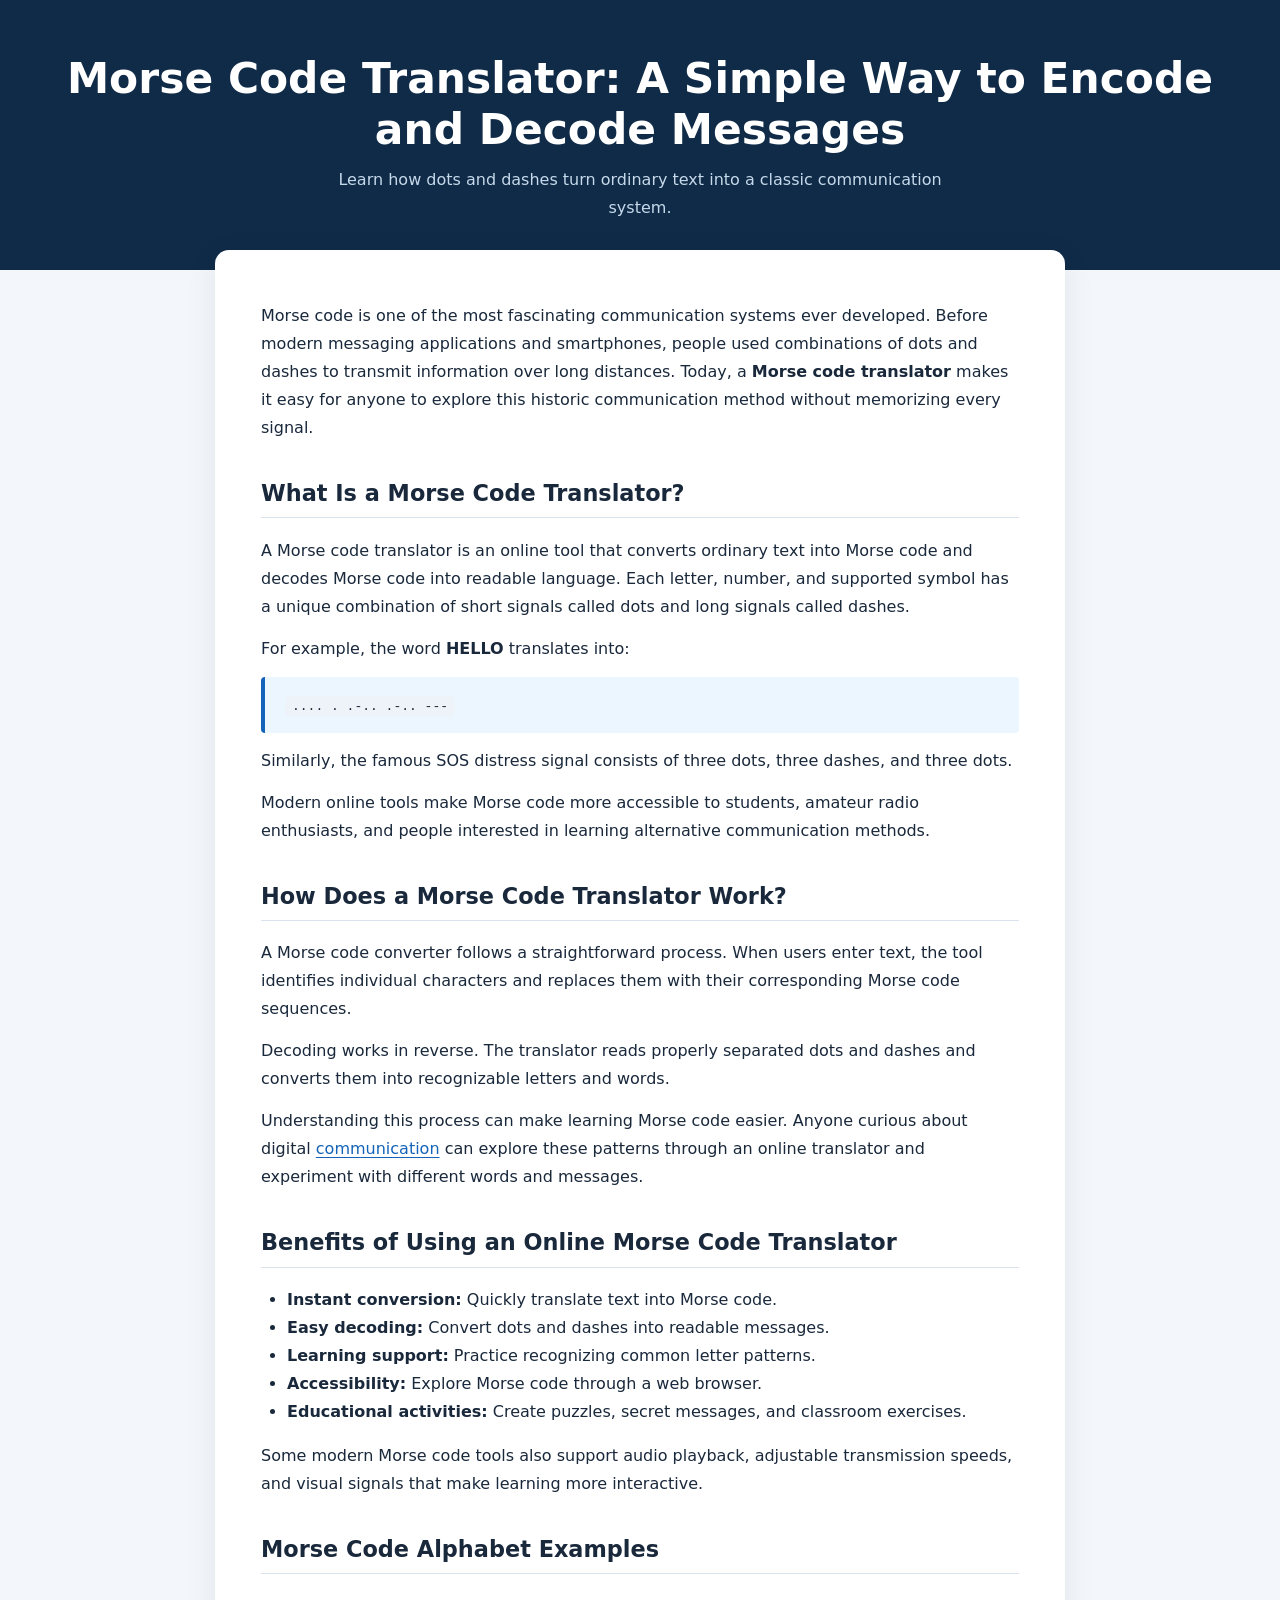
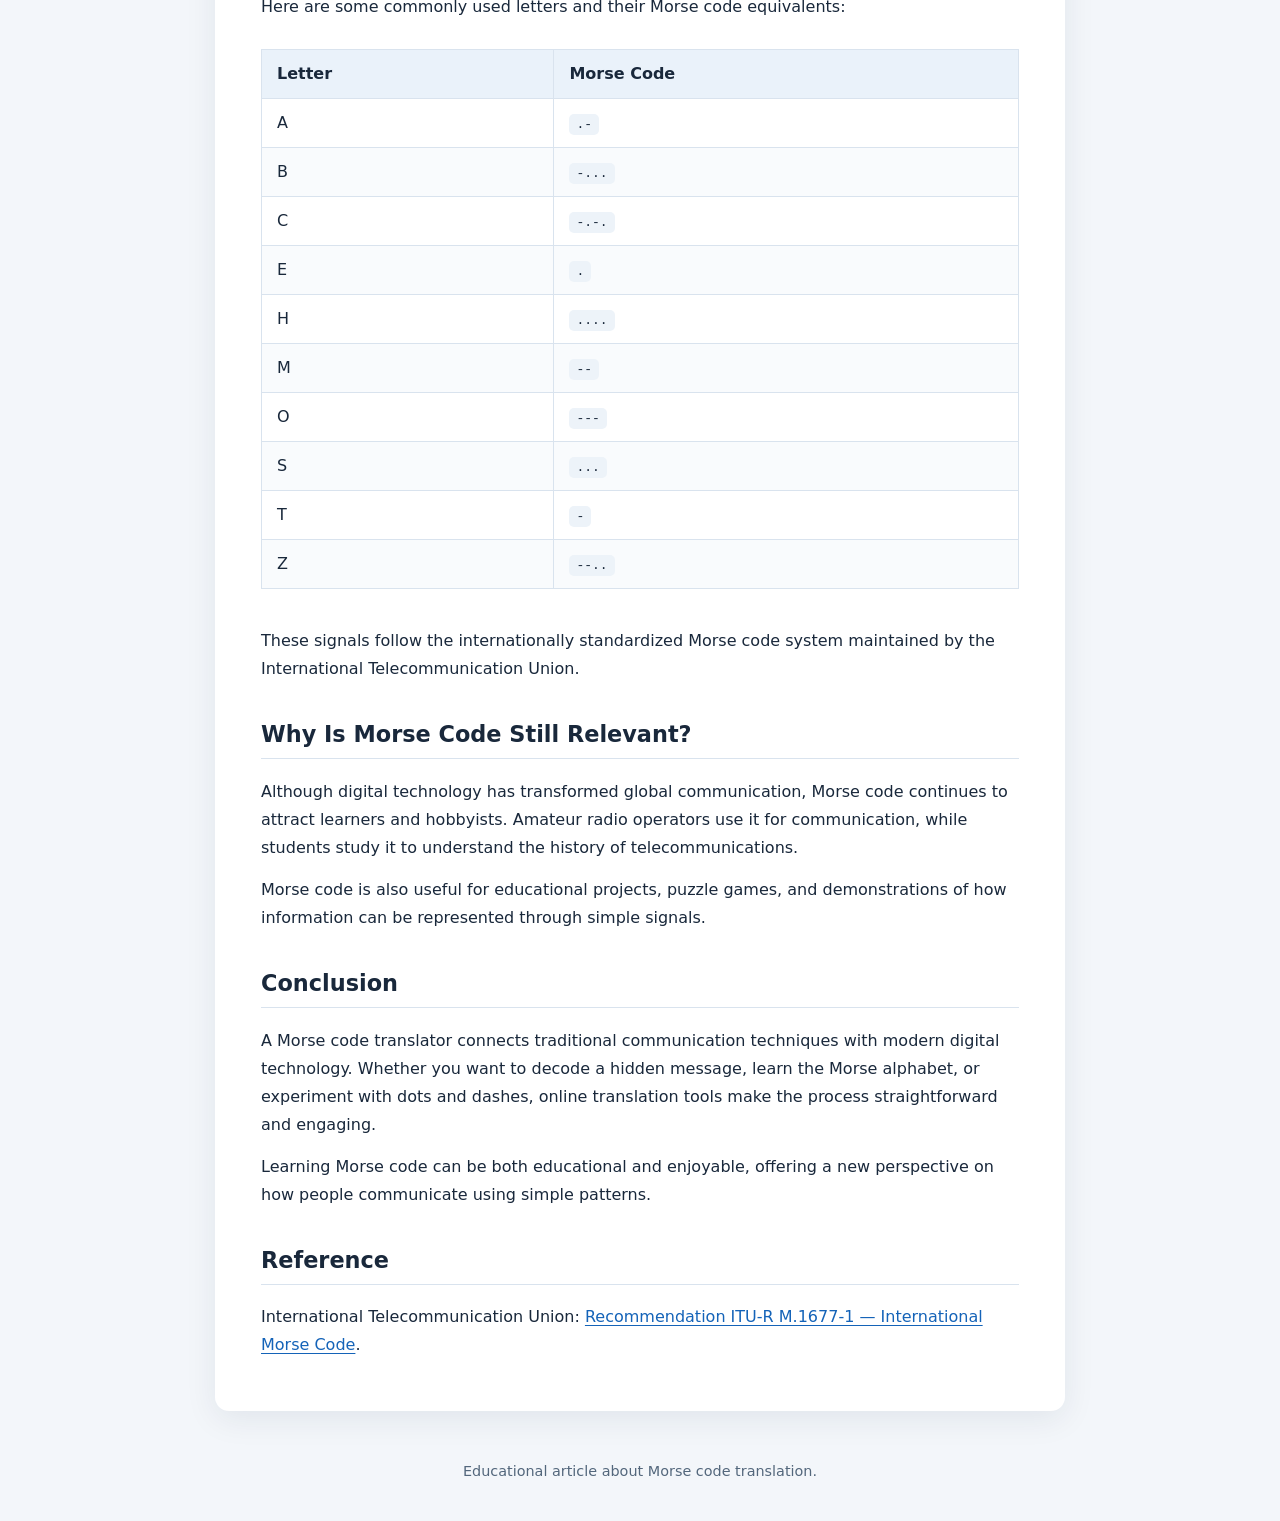
<file: index.html>
<!DOCTYPE html>
<html lang="en">
<head>
  <meta charset="UTF-8">
  <meta name="viewport" content="width=device-width, initial-scale=1">
  <title>Morse Code Translator: Convert Text into Dots and Dashes</title>
  <meta name="description" content="Learn how a Morse code translator converts text into dots and dashes, decodes Morse messages, and helps beginners practice the alphabet.">
  <meta name="robots" content="index, follow">
  <style>
    :root{color-scheme:light;--ink:#19283b;--muted:#53677c;--accent:#1463b8;--bg:#f3f6fa;--border:#d9e3ee}
    *{box-sizing:border-box}body{margin:0;background:var(--bg);font-family:system-ui,-apple-system,Segoe UI,Roboto,Arial,sans-serif;color:var(--ink);line-height:1.75}
    header{background:#102b48;color:#fff;padding:54px 20px 48px;text-align:center}header p{color:#c6d9eb;margin:10px auto 0;max-width:660px}
    main{max-width:850px;margin:-20px auto 48px;padding:38px 46px;background:white;border-radius:14px;box-shadow:0 8px 32px #12294514}
    h1{font-size:clamp(1.9rem,4vw,2.65rem);line-height:1.2;margin:0}h2{font-size:1.4rem;line-height:1.35;margin-top:36px;padding-bottom:9px;border-bottom:1px solid var(--border)}p{margin:14px 0}a{color:var(--accent);text-decoration:underline;text-underline-offset:3px}a:hover{color:#094782}
    code{background:#edf3f9;border-radius:5px;padding:3px 7px;overflow-wrap:anywhere}.table-wrap{overflow-x:auto}table{border-collapse:collapse;width:100%;margin:14px 0 24px}th,td{padding:10px 15px;border:1px solid var(--border);text-align:left}th{background:#eaf2fa}tr:nth-child(even){background:#f9fbfd}
    .sample{background:#ecf6ff;padding:14px 20px;border-left:4px solid var(--accent);border-radius:4px}footer{text-align:center;color:var(--muted);font-size:.9rem;margin:0 16px 36px}ul{padding-left:26px}@media(max-width:650px){main{margin:-14px 12px 36px;padding:24px 20px}header{padding:42px 15px}}
  </style>
</head>
<body>
  <header>
    <h1>Morse Code Translator: A Simple Way to Encode and Decode Messages</h1>
    <p>Learn how dots and dashes turn ordinary text into a classic communication system.</p>
  </header>
  <main>
    <article>
      <p>Morse code is one of the most fascinating communication systems ever developed. Before modern messaging applications and smartphones, people used combinations of dots and dashes to transmit information over long distances. Today, a <strong>Morse code translator</strong> makes it easy for anyone to explore this historic communication method without memorizing every signal.</p>

      <h2>What Is a Morse Code Translator?</h2>
      <p>A Morse code translator is an online tool that converts ordinary text into Morse code and decodes Morse code into readable language. Each letter, number, and supported symbol has a unique combination of short signals called dots and long signals called dashes.</p>
      <p>For example, the word <strong>HELLO</strong> translates into:</p>
      <p class="sample"><code>.... . .-.. .-.. ---</code></p>
      <p>Similarly, the famous SOS distress signal consists of three dots, three dashes, and three dots.</p>
      <p>Modern online tools make Morse code more accessible to students, amateur radio enthusiasts, and people interested in learning alternative communication methods.</p>

      <h2>How Does a Morse Code Translator Work?</h2>
      <p>A Morse code converter follows a straightforward process. When users enter text, the tool identifies individual characters and replaces them with their corresponding Morse code sequences.</p>
      <p>Decoding works in reverse. The translator reads properly separated dots and dashes and converts them into recognizable letters and words.</p>
      <p>Understanding this process can make learning Morse code easier. Anyone curious about digital <a href="https://justmorsecodetranslator.com/">communication</a> can explore these patterns through an online translator and experiment with different words and messages.</p>

      <h2>Benefits of Using an Online Morse Code Translator</h2>
      <ul>
        <li><strong>Instant conversion:</strong> Quickly translate text into Morse code.</li>
        <li><strong>Easy decoding:</strong> Convert dots and dashes into readable messages.</li>
        <li><strong>Learning support:</strong> Practice recognizing common letter patterns.</li>
        <li><strong>Accessibility:</strong> Explore Morse code through a web browser.</li>
        <li><strong>Educational activities:</strong> Create puzzles, secret messages, and classroom exercises.</li>
      </ul>
      <p>Some modern Morse code tools also support audio playback, adjustable transmission speeds, and visual signals that make learning more interactive.</p>

      <h2>Morse Code Alphabet Examples</h2>
      <p>Here are some commonly used letters and their Morse code equivalents:</p>
      <div class="table-wrap"><table>
        <thead><tr><th scope="col">Letter</th><th scope="col">Morse Code</th></tr></thead>
        <tbody>
          <tr><td>A</td><td><code>.-</code></td></tr>
          <tr><td>B</td><td><code>-...</code></td></tr>
          <tr><td>C</td><td><code>-.-.</code></td></tr>
          <tr><td>E</td><td><code>.</code></td></tr>
          <tr><td>H</td><td><code>....</code></td></tr>
          <tr><td>M</td><td><code>--</code></td></tr>
          <tr><td>O</td><td><code>---</code></td></tr>
          <tr><td>S</td><td><code>...</code></td></tr>
          <tr><td>T</td><td><code>-</code></td></tr>
          <tr><td>Z</td><td><code>--..</code></td></tr>
        </tbody>
      </table></div>
      <p>These signals follow the internationally standardized Morse code system maintained by the International Telecommunication Union.</p>

      <h2>Why Is Morse Code Still Relevant?</h2>
      <p>Although digital technology has transformed global communication, Morse code continues to attract learners and hobbyists. Amateur radio operators use it for communication, while students study it to understand the history of telecommunications.</p>
      <p>Morse code is also useful for educational projects, puzzle games, and demonstrations of how information can be represented through simple signals.</p>

      <h2>Conclusion</h2>
      <p>A Morse code translator connects traditional communication techniques with modern digital technology. Whether you want to decode a hidden message, learn the Morse alphabet, or experiment with dots and dashes, online translation tools make the process straightforward and engaging.</p>
      <p>Learning Morse code can be both educational and enjoyable, offering a new perspective on how people communicate using simple patterns.</p>

      <h2>Reference</h2>
      <p>International Telecommunication Union: <a href="https://www.itu.int/rec/R-REC-M.1677-1-200910-I/en">Recommendation ITU-R M.1677-1 — International Morse Code</a>.</p>
    </article>
  </main>
  <footer>Educational article about Morse code translation.</footer>
</body>
</html>
</file>
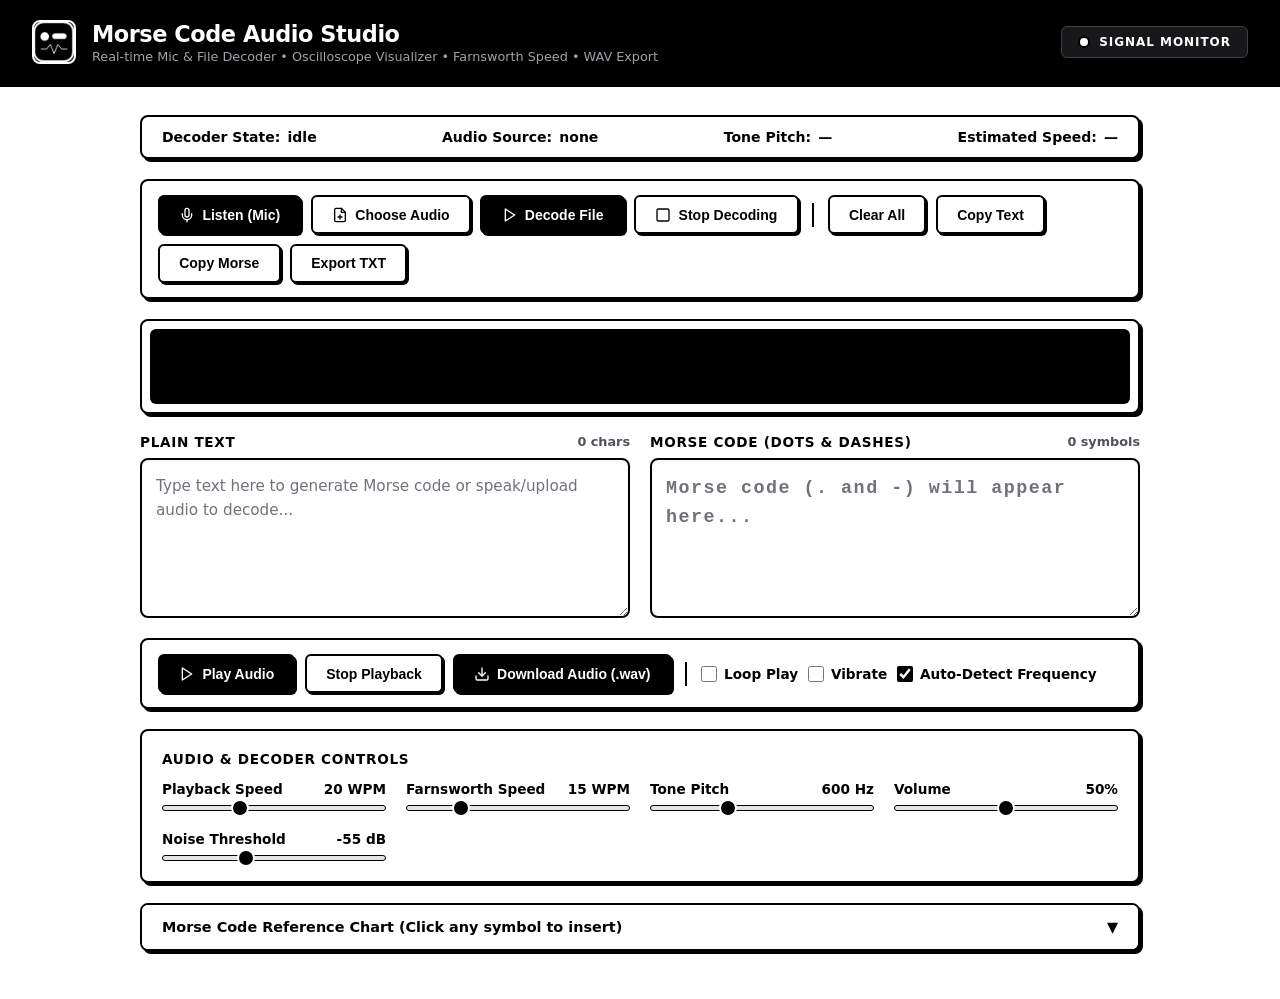
<file: fulltab.html>
<!DOCTYPE html>
<html lang="en">
<head>
  <meta charset="UTF-8">
  <meta name="viewport" content="width=device-width, initial-scale=1.0">
  <title>Morse Audio Studio - Full Screen Decoder & Translator</title>
  <link rel="stylesheet" href="fulltab.css">
  <link rel="icon" type="image/png" href="icons/icon32.png">
</head>
<body>
  <div id="morse-audio-app">
    <!-- Top Navigation Header -->
    <header class="app-topbar">
      <div class="brand">
        <img src="icons/icon48.png" alt="Morse Logo" class="brand-img">
        <div>
          <h1 class="brand-title">Morse Code Audio Studio</h1>
          <p class="brand-sub">Real-time Mic & File Decoder • Oscilloscope Visualizer • Farnsworth Speed • WAV Export</p>
        </div>
      </div>
      <div class="top-status-indicator">
        <span class="signal-light" id="signal-ind"></span>
        <span class="status-live-text">SIGNAL MONITOR</span>
      </div>
    </header>

    <div class="container">
      <!-- Status Bar -->
      <div class="status-bar">
        <div class="status-item">
          <span>Decoder State:</span> <strong id="stat-state">idle</strong>
        </div>
        <div class="status-item">
          <span>Audio Source:</span> <strong id="stat-source">none</strong>
        </div>
        <div class="status-item">
          <span>Tone Pitch:</span> <strong id="stat-pitch">—</strong>
        </div>
        <div class="status-item">
          <span>Estimated Speed:</span> <strong id="stat-wpm">—</strong>
        </div>
      </div>

      <!-- Top Decoder Toolbar -->
      <div class="toolbar">
        <button class="btn-primary" id="btn-listen-mic" title="Decode Morse live from microphone">
          <svg viewBox="0 0 24 24"><path d="M12 2a3 3 0 0 0-3 3v7a3 3 0 0 0 6 0V5a3 3 0 0 0-3-3Z"></path><path d="M19 10v2a7 7 0 0 1-14 0v-2"></path><line x1="12" y1="19" x2="12" y2="22"></line></svg>
          Listen (Mic)
        </button>

        <input type="file" id="file-input" accept="audio/*">
        <button id="btn-choose-audio" title="Select audio file to decode">
          <svg viewBox="0 0 24 24"><path d="M14 2H6a2 2 0 0 0-2 2v16a2 2 0 0 0 2 2h12a2 2 0 0 0 2-2V8z"></path><polyline points="14 2 14 8 20 8"></polyline><line x1="12" y1="18" x2="12" y2="12"></line><line x1="9" y1="15" x2="15" y2="15"></line></svg>
          Choose Audio
        </button>

        <button id="btn-decode-file" class="btn-primary" title="Decode selected audio file">
          <svg viewBox="0 0 24 24"><polygon points="5 3 19 12 5 21 5 3"></polygon></svg>
          Decode File
        </button>

        <button id="btn-stop-decode" title="Stop decoding process">
          <svg viewBox="0 0 24 24"><rect x="3" y="3" width="18" height="18" rx="2" ry="2"></rect></svg>
          Stop Decoding
        </button>

        <div class="toolbar-divider"></div>

        <button id="btn-clear" title="Clear all text fields">Clear All</button>
        <button id="btn-copy-text" title="Copy plain text to clipboard">Copy Text</button>
        <button id="btn-copy-morse" title="Copy morse code to clipboard">Copy Morse</button>
        <button id="btn-export-txt" title="Export as text file">Export TXT</button>
      </div>

      <!-- Oscilloscope Visualizer Card -->
      <div class="visualizer-card">
        <div class="visualizer-container">
          <canvas id="vis-canvas" class="vis-canvas"></canvas>
        </div>
      </div>

      <!-- Text & Morse Code Editor Grid -->
      <div class="grid">
        <div class="input-group">
          <div class="input-header">
            <label class="field-label" for="text-input">Plain Text</label>
            <span id="text-counter" class="counter">0 chars</span>
          </div>
          <textarea id="text-input" placeholder="Type text here to generate Morse code or speak/upload audio to decode..."></textarea>
        </div>

        <div class="input-group">
          <div class="input-header">
            <label class="field-label" for="morse-input">Morse Code (Dots &amp; Dashes)</label>
            <span id="morse-counter" class="counter">0 symbols</span>
          </div>
          <textarea id="morse-input" placeholder="Morse code (. and -) will appear here..."></textarea>
        </div>
      </div>

      <!-- Playback & Download Toolbar -->
      <div class="toolbar">
        <button class="btn-primary" id="btn-play" title="Play Morse audio tone">
          <svg viewBox="0 0 24 24"><polygon points="5 3 19 12 5 21 5 3"></polygon></svg>
          Play Audio
        </button>

        <button id="btn-stop-play" title="Stop audio playback">Stop Playback</button>

        <button id="btn-download-wav" class="btn-primary" title="Generate and download .wav audio">
          <svg viewBox="0 0 24 24"><path d="M21 15v4a2 2 0 0 1-2 2H5a2 2 0 0 1-2-2v-4"></path><polyline points="7 10 12 15 17 10"></polyline><line x1="12" y1="15" x2="12" y2="3"></line></svg>
          Download Audio (.wav)
        </button>

        <div class="toolbar-divider"></div>

        <label class="toggle-label" for="opt-loop">
          <input type="checkbox" id="opt-loop"> Loop Play
        </label>
        <label class="toggle-label" for="opt-vibrate">
          <input type="checkbox" id="opt-vibrate"> Vibrate
        </label>
        <label class="toggle-label" for="opt-autotune">
          <input type="checkbox" id="opt-autotune" checked> Auto-Detect Frequency
        </label>
      </div>

      <!-- Audio & Decoder Settings -->
      <div class="settings-card">
        <div class="settings-section-title">Audio &amp; Decoder Controls</div>
        <div class="settings-grid">
          <div class="slider-group">
            <label for="speed-slider">
              <span>Playback Speed</span>
              <span class="slider-val" id="speed-val">20 WPM</span>
            </label>
            <input type="range" id="speed-slider" min="5" max="50" value="20">
          </div>

          <div class="slider-group">
            <label for="farnsworth-slider">
              <span>Farnsworth Speed</span>
              <span class="slider-val" id="farnsworth-val">15 WPM</span>
            </label>
            <input type="range" id="farnsworth-slider" min="5" max="50" value="15">
          </div>

          <div class="slider-group">
            <label for="pitch-slider">
              <span>Tone Pitch</span>
              <span class="slider-val" id="pitch-val">600 Hz</span>
            </label>
            <input type="range" id="pitch-slider" min="300" max="1200" value="600">
          </div>

          <div class="slider-group">
            <label for="volume-slider">
              <span>Volume</span>
              <span class="slider-val" id="volume-val">50%</span>
            </label>
            <input type="range" id="volume-slider" min="0" max="100" value="50">
          </div>

          <div class="slider-group">
            <label for="threshold-slider">
              <span>Noise Threshold</span>
              <span class="slider-val" id="threshold-val">-55 dB</span>
            </label>
            <input type="range" id="threshold-slider" min="-75" max="-20" value="-55">
          </div>
        </div>
      </div>

      <!-- Morse Code Reference Chart Accordion -->
      <div class="chart-section">
        <div class="chart-header" id="chart-toggle">
          <span>Morse Code Reference Chart (Click any symbol to insert)</span>
          <span id="chart-arrow">▼</span>
        </div>
        <div class="chart-body" id="chart-body">
          <!-- Populated dynamically via JS -->
        </div>
      </div>
    </div>

    <!-- Visual Toast -->
    <div id="toast" class="toast">Action completed</div>
  </div>

  <script src="fulltab.js"></script>
</body>
</html>
</file>
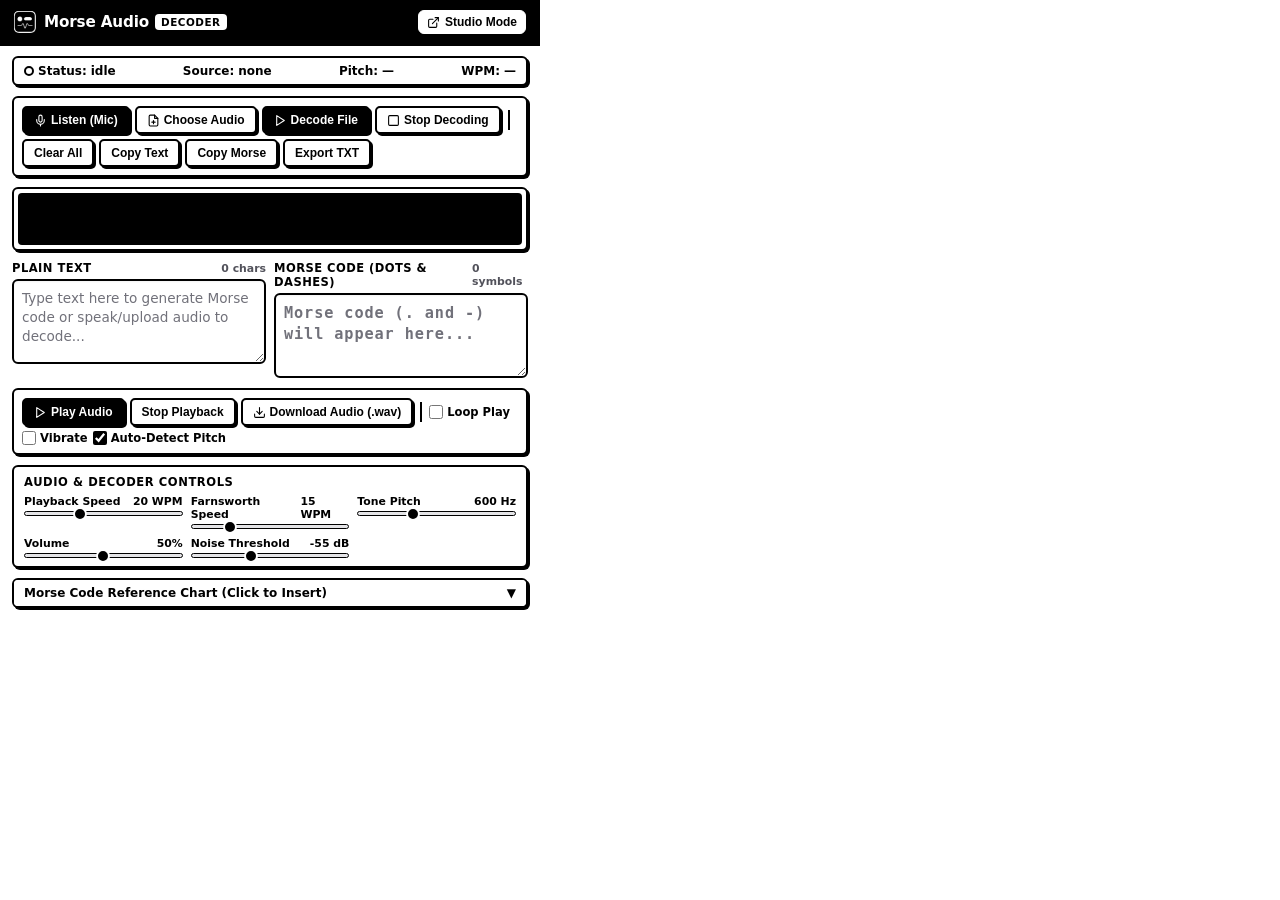
<file: popup.html>
<!DOCTYPE html>
<html lang="en">
<head>
  <meta charset="UTF-8">
  <meta name="viewport" content="width=device-width, initial-scale=1.0">
  <title>Morse Code Audio Decoder</title>
  <link rel="stylesheet" href="popup.css">
</head>
<body>
  <div id="morse-audio-app">
    <!-- Extension Header with Studio Mode Launcher -->
    <header class="app-header">
      <div class="brand">
        <img src="icons/icon32.png" alt="Morse Audio Logo" class="brand-icon">
        <h1 class="brand-title">Morse Audio <span class="badge">Decoder</span></h1>
      </div>
      <div class="header-actions">
        <button id="btn-open-tab" class="icon-btn" title="Open Full Screen Studio" aria-label="Open Full Screen Studio">
          <svg viewBox="0 0 24 24"><path d="M18 13v6a2 2 0 0 1-2 2H5a2 2 0 0 1-2-2V8a2 2 0 0 1 2-2h6"></path><polyline points="15 3 21 3 21 9"></polyline><line x1="10" y1="14" x2="21" y2="3"></line></svg>
          <span>Studio Mode</span>
        </button>
      </div>
    </header>

    <div class="container">
      <!-- Status Bar -->
      <div class="status-bar">
        <div class="status-item">
          <span class="signal-light" id="signal-ind"></span>
          <span>Status:</span> <strong id="stat-state">idle</strong>
        </div>
        <div class="status-item">
          <span>Source:</span> <strong id="stat-source">none</strong>
        </div>
        <div class="status-item">
          <span>Pitch:</span> <strong id="stat-pitch">—</strong>
        </div>
        <div class="status-item">
          <span>WPM:</span> <strong id="stat-wpm">—</strong>
        </div>
      </div>

      <!-- Top Decoder Toolbar -->
      <div class="toolbar">
        <button class="btn-primary" id="btn-listen-mic" title="Decode Morse live from microphone">
          <svg viewBox="0 0 24 24"><path d="M12 2a3 3 0 0 0-3 3v7a3 3 0 0 0 6 0V5a3 3 0 0 0-3-3Z"></path><path d="M19 10v2a7 7 0 0 1-14 0v-2"></path><line x1="12" y1="19" x2="12" y2="22"></line></svg>
          Listen (Mic)
        </button>

        <input type="file" id="file-input" accept="audio/*">
        <button id="btn-choose-audio" title="Select audio file to decode">
          <svg viewBox="0 0 24 24"><path d="M14 2H6a2 2 0 0 0-2 2v16a2 2 0 0 0 2 2h12a2 2 0 0 0 2-2V8z"></path><polyline points="14 2 14 8 20 8"></polyline><line x1="12" y1="18" x2="12" y2="12"></line><line x1="9" y1="15" x2="15" y2="15"></line></svg>
          Choose Audio
        </button>

        <button id="btn-decode-file" class="btn-primary" title="Decode selected audio file">
          <svg viewBox="0 0 24 24"><polygon points="5 3 19 12 5 21 5 3"></polygon></svg>
          Decode File
        </button>

        <button id="btn-stop-decode" title="Stop decoding process">
          <svg viewBox="0 0 24 24"><rect x="3" y="3" width="18" height="18" rx="2" ry="2"></rect></svg>
          Stop Decoding
        </button>

        <div class="toolbar-divider"></div>

        <button id="btn-clear" title="Clear all text fields">Clear All</button>
        <button id="btn-copy-text" title="Copy plain text to clipboard">Copy Text</button>
        <button id="btn-copy-morse" title="Copy morse code to clipboard">Copy Morse</button>
        <button id="btn-export-txt" title="Export as text file">Export TXT</button>
      </div>

      <!-- Oscilloscope Visualizer Card -->
      <div class="visualizer-card">
        <div class="visualizer-container">
          <canvas id="vis-canvas" class="vis-canvas"></canvas>
        </div>
      </div>

      <!-- Text & Morse Code Editor Grid -->
      <div class="grid">
        <div class="input-group">
          <div class="input-header">
            <label class="field-label" for="text-input">Plain Text</label>
            <span id="text-counter" class="counter">0 chars</span>
          </div>
          <textarea id="text-input" placeholder="Type text here to generate Morse code or speak/upload audio to decode..."></textarea>
        </div>

        <div class="input-group">
          <div class="input-header">
            <label class="field-label" for="morse-input">Morse Code (Dots &amp; Dashes)</label>
            <span id="morse-counter" class="counter">0 symbols</span>
          </div>
          <textarea id="morse-input" placeholder="Morse code (. and -) will appear here..."></textarea>
        </div>
      </div>

      <!-- Playback & Download Toolbar -->
      <div class="toolbar">
        <button class="btn-primary" id="btn-play" title="Play Morse audio tone">
          <svg viewBox="0 0 24 24"><polygon points="5 3 19 12 5 21 5 3"></polygon></svg>
          Play Audio
        </button>

        <button id="btn-stop-play" title="Stop audio playback">Stop Playback</button>

        <button id="btn-download-wav" title="Generate and download .wav audio">
          <svg viewBox="0 0 24 24"><path d="M21 15v4a2 2 0 0 1-2 2H5a2 2 0 0 1-2-2v-4"></path><polyline points="7 10 12 15 17 10"></polyline><line x1="12" y1="15" x2="12" y2="3"></line></svg>
          Download Audio (.wav)
        </button>

        <div class="toolbar-divider"></div>

        <label class="toggle-label" for="opt-loop">
          <input type="checkbox" id="opt-loop"> Loop Play
        </label>
        <label class="toggle-label" for="opt-vibrate">
          <input type="checkbox" id="opt-vibrate"> Vibrate
        </label>
        <label class="toggle-label" for="opt-autotune">
          <input type="checkbox" id="opt-autotune" checked> Auto-Detect Pitch
        </label>
      </div>

      <!-- Audio & Decoder Settings -->
      <div class="settings-card">
        <div class="settings-section-title">Audio &amp; Decoder Controls</div>
        <div class="settings-grid">
          <div class="slider-group">
            <label for="speed-slider">
              <span>Playback Speed</span>
              <span class="slider-val" id="speed-val">20 WPM</span>
            </label>
            <input type="range" id="speed-slider" min="5" max="50" value="20">
          </div>

          <div class="slider-group">
            <label for="farnsworth-slider">
              <span>Farnsworth Speed</span>
              <span class="slider-val" id="farnsworth-val">15 WPM</span>
            </label>
            <input type="range" id="farnsworth-slider" min="5" max="50" value="15">
          </div>

          <div class="slider-group">
            <label for="pitch-slider">
              <span>Tone Pitch</span>
              <span class="slider-val" id="pitch-val">600 Hz</span>
            </label>
            <input type="range" id="pitch-slider" min="300" max="1200" value="600">
          </div>

          <div class="slider-group">
            <label for="volume-slider">
              <span>Volume</span>
              <span class="slider-val" id="volume-val">50%</span>
            </label>
            <input type="range" id="volume-slider" min="0" max="100" value="50">
          </div>

          <div class="slider-group">
            <label for="threshold-slider">
              <span>Noise Threshold</span>
              <span class="slider-val" id="threshold-val">-55 dB</span>
            </label>
            <input type="range" id="threshold-slider" min="-75" max="-20" value="-55">
          </div>
        </div>
      </div>

      <!-- Morse Code Reference Chart Accordion -->
      <div class="chart-section">
        <div class="chart-header" id="chart-toggle">
          <span>Morse Code Reference Chart (Click to Insert)</span>
          <span id="chart-arrow">▼</span>
        </div>
        <div class="chart-body" id="chart-body">
          <!-- Populated dynamically via JS -->
        </div>
      </div>
    </div>

    <!-- Visual Toast -->
    <div id="toast" class="toast">Action completed</div>
  </div>

  <script src="popup.js"></script>
</body>
</html>
</file>
<file: fulltab.css>
/* ============================================================
   Morse Code Audio Studio - Full Tab Stylesheet
   High-Contrast Monochrome Desktop Layout
   ============================================================ */

* {
  box-sizing: border-box;
  margin: 0;
  padding: 0;
}

body {
  background-color: #ffffff;
  color: #000000;
  font-family: system-ui, -apple-system, BlinkMacSystemFont, "Segoe UI", sans-serif;
  min-height: 100vh;
  margin: 0;
  padding: 0;
}

#morse-audio-app {
  --bg: #ffffff;
  --surface: #ffffff;
  --surface-hover: #f4f4f5;
  --text-main: #000000;
  --text-muted: #52525b;
  --border: #000000;
  --btn-bg: #ffffff;
  --btn-text: #000000;
  --primary-bg: #000000;
  --primary-text: #ffffff;

  font-family: system-ui, -apple-system, BlinkMacSystemFont, "Segoe UI", sans-serif;
  color: var(--text-main);
  width: 100%;
  display: flex;
  flex-direction: column;
  align-items: center;
}

/* App Topbar */
.app-topbar {
  width: 100%;
  background: #000000;
  color: #ffffff;
  padding: 1.25rem 2rem;
  display: flex;
  justify-content: space-between;
  align-items: center;
  border-bottom: 3px solid #000000;
}

.brand {
  display: flex;
  align-items: center;
  gap: 1rem;
}

.brand-img {
  width: 44px;
  height: 44px;
  border-radius: 8px;
  border: 2px solid #ffffff;
}

.brand-title {
  font-size: 1.4rem;
  font-weight: 800;
  letter-spacing: -0.02em;
  margin: 0;
  color: #ffffff;
}

.brand-sub {
  font-size: 0.8rem;
  color: #a1a1aa;
  margin-top: 2px;
}

.top-status-indicator {
  display: flex;
  align-items: center;
  gap: 0.6rem;
  background: #18181b;
  border: 1px solid #3f3f46;
  padding: 0.5rem 1rem;
  border-radius: 6px;
}

.status-live-text {
  font-size: 0.75rem;
  font-weight: 700;
  letter-spacing: 0.08em;
  color: #ffffff;
}

/* Container */
.container {
  width: 100%;
  max-width: 1040px;
  padding: 1.75rem 1.25rem 3rem;
  display: flex;
  flex-direction: column;
  gap: 1.25rem;
}

/* Status Bar */
.status-bar {
  display: flex;
  flex-wrap: wrap;
  align-items: center;
  justify-content: space-between;
  background: #ffffff;
  border: 2px solid #000000;
  border-radius: 8px;
  padding: 0.75rem 1.25rem;
  font-size: 0.875rem;
  font-weight: 700;
  color: #000000;
  box-shadow: 3px 3px 0px #000000;
  gap: 1rem;
}

.status-item {
  display: flex;
  align-items: center;
  gap: 0.45rem;
}

.signal-light {
  width: 12px;
  height: 12px;
  border-radius: 50%;
  background-color: #ffffff;
  border: 2px solid #000000;
  transition: background-color 0.12s ease;
  display: inline-block;
}

.signal-light.active {
  background-color: #000000;
  box-shadow: 0 0 0 2px #ffffff, 0 0 0 4px #000000;
}

/* Toolbars */
.toolbar {
  display: flex;
  flex-wrap: wrap;
  gap: 0.6rem;
  align-items: center;
  background: #ffffff;
  padding: 0.875rem 1rem;
  border-radius: 8px;
  border: 2px solid #000000;
  box-shadow: 3px 3px 0px #000000;
}

.toolbar-divider {
  width: 2px;
  height: 24px;
  background: #000000;
  margin: 0 0.25rem;
}

/* Buttons */
button {
  display: inline-flex;
  align-items: center;
  justify-content: center;
  gap: 0.45rem;
  padding: 0.6rem 1.2rem;
  font-size: 0.875rem;
  font-weight: 700;
  border: 2px solid #000000;
  border-radius: 6px;
  cursor: pointer;
  background: var(--btn-bg);
  color: var(--btn-text);
  box-shadow: 2px 2px 0px #000000;
  transition: background-color 0.15s, color 0.15s, transform 0.15s, box-shadow 0.15s;
  white-space: nowrap;
}

button:hover {
  background: #000000;
  color: #ffffff;
  transform: translate(-1px, -1px);
  box-shadow: 3px 3px 0px #000000;
}

button:active {
  transform: translate(1px, 1px);
  box-shadow: 1px 1px 0px #000000;
}

button svg {
  width: 16px;
  height: 16px;
  fill: none;
  stroke: currentColor;
  stroke-width: 2;
  stroke-linecap: round;
  stroke-linejoin: round;
}

.btn-primary {
  background: var(--primary-bg);
  color: var(--primary-text);
}

.btn-primary:hover {
  background: #27272a;
  color: #ffffff;
}

input[type="file"] {
  display: none;
}

.toggle-label {
  display: flex;
  align-items: center;
  gap: 0.45rem;
  font-size: 0.85rem;
  font-weight: 700;
  cursor: pointer;
  user-select: none;
  color: #000000;
}

.toggle-label input {
  width: 16px;
  height: 16px;
  accent-color: #000000;
  cursor: pointer;
}

/* Visualizer Card */
.visualizer-card {
  background: #ffffff;
  border: 2px solid #000000;
  border-radius: 8px;
  padding: 0.5rem;
  box-shadow: 3px 3px 0px #000000;
}

.visualizer-container {
  width: 100%;
  height: 75px;
  background: #000000;
  border-radius: 6px;
  overflow: hidden;
  position: relative;
}

canvas.vis-canvas {
  width: 100%;
  height: 100%;
  display: block;
}

/* Grid & Textareas */
.grid {
  display: grid;
  grid-template-columns: 1fr;
  gap: 1.25rem;
  width: 100%;
}

@media (min-width: 768px) {
  .grid {
    grid-template-columns: 1fr 1fr;
  }
}

.input-group {
  display: flex;
  flex-direction: column;
  gap: 0.5rem;
}

.input-header {
  display: flex;
  justify-content: space-between;
  align-items: center;
}

label.field-label {
  font-weight: 800;
  font-size: 0.85rem;
  color: #000000;
  text-transform: uppercase;
  letter-spacing: 0.05em;
}

.counter {
  font-size: 0.8rem;
  color: #52525b;
  font-weight: 600;
}

textarea {
  width: 100%;
  height: 160px;
  background: #ffffff;
  color: #000000;
  border: 2px solid #000000;
  border-radius: 8px;
  padding: 0.875rem;
  font-size: 0.95rem;
  resize: vertical;
  outline: none;
  line-height: 1.6;
  box-shadow: inset 0 1px 3px rgba(0, 0, 0, 0.05);
  transition: border-color 0.2s ease;
}

textarea:focus {
  border-color: #000000;
  box-shadow: inset 0 1px 3px rgba(0, 0, 0, 0.05), 0 0 0 3px rgba(0, 0, 0, 0.15);
}

textarea::placeholder {
  color: #71717a;
}

#text-input {
  font-family: system-ui, sans-serif;
}

#morse-input {
  font-family: ui-monospace, SFMono-Regular, Menlo, Monaco, Consolas, monospace;
  font-size: 1.15rem;
  letter-spacing: 0.08em;
  font-weight: 700;
}

/* Settings Card */
.settings-card {
  background: #ffffff;
  padding: 1.25rem;
  border-radius: 8px;
  border: 2px solid #000000;
  box-shadow: 3px 3px 0px #000000;
}

.settings-section-title {
  font-size: 0.85rem;
  font-weight: 800;
  text-transform: uppercase;
  letter-spacing: 0.05em;
  color: #000000;
  margin-bottom: 0.85rem;
}

.settings-grid {
  display: grid;
  grid-template-columns: repeat(auto-fit, minmax(180px, 1fr));
  gap: 1.25rem;
  width: 100%;
}

.slider-group {
  display: flex;
  flex-direction: column;
  gap: 0.5rem;
}

.slider-group label {
  display: flex;
  justify-content: space-between;
  font-size: 0.85rem;
  color: #000000;
  font-weight: 700;
}

input[type="range"] {
  -webkit-appearance: none;
  width: 100%;
  height: 6px;
  background: #e4e4e7;
  border-radius: 999px;
  outline: none;
  cursor: pointer;
  border: 1px solid #000000;
}

input[type="range"]::-webkit-slider-thumb {
  -webkit-appearance: none;
  width: 18px;
  height: 18px;
  background: #000000;
  border-radius: 50%;
  cursor: pointer;
  border: 2px solid #ffffff;
  transition: transform 0.15s;
}

input[type="range"]::-webkit-slider-thumb:hover {
  transform: scale(1.2);
}

/* Chart Accordion */
.chart-section {
  background: #ffffff;
  border: 2px solid #000000;
  border-radius: 8px;
  box-shadow: 3px 3px 0px #000000;
  overflow: hidden;
}

.chart-header {
  padding: 0.875rem 1.25rem;
  background: #ffffff;
  display: flex;
  justify-content: space-between;
  align-items: center;
  cursor: pointer;
  font-weight: 800;
  font-size: 0.9rem;
  user-select: none;
  color: #000000;
}

.chart-header:hover {
  background: #f4f4f5;
}

.chart-body {
  padding: 1.25rem;
  display: none;
  grid-template-columns: repeat(auto-fill, minmax(100px, 1fr));
  gap: 0.6rem;
  max-height: 280px;
  overflow-y: auto;
  border-top: 2px solid #000000;
  background: #ffffff;
}

.chart-body.open {
  display: grid;
}

.chart-card {
  background: #ffffff;
  border: 1.5px solid #000000;
  border-radius: 6px;
  padding: 0.4rem 0.6rem;
  display: flex;
  justify-content: space-between;
  align-items: center;
  font-size: 0.85rem;
  cursor: pointer;
  transition: background-color 0.15s, color 0.15s, transform 0.15s;
}

.chart-card:hover {
  background: #000000;
  color: #ffffff;
  transform: translate(-1px, -1px);
}

.chart-card:hover .char,
.chart-card:hover .code {
  color: #ffffff;
}

.chart-card .char {
  font-weight: 800;
  color: #000000;
}

.chart-card .code {
  font-family: ui-monospace, SFMono-Regular, Menlo, Monaco, Consolas, monospace;
  color: #000000;
  font-weight: 700;
}

/* Toast */
.toast {
  position: fixed;
  bottom: 2rem;
  left: 50%;
  transform: translateX(-50%) translateY(100px);
  background: #000000;
  color: #ffffff;
  border: 2px solid #ffffff;
  padding: 0.875rem 1.75rem;
  border-radius: 9999px;
  font-size: 0.875rem;
  font-weight: 700;
  opacity: 0;
  pointer-events: none;
  transition: transform 0.3s cubic-bezier(0.4, 0, 0.2, 1), opacity 0.3s;
  z-index: 50;
  box-shadow: 0 6px 16px rgba(0, 0, 0, 0.3);
}

.toast.show {
  transform: translateX(-50%) translateY(0);
  opacity: 1;
}
</file>
<file: popup.css>
/* ============================================================
   Morse Code Audio Decoder - Chrome Extension Popup Styles
   High-Contrast Technical Monochrome Design
   ============================================================ */

* {
  box-sizing: border-box;
  margin: 0;
  padding: 0;
}

body {
  background-color: #ffffff;
  color: #000000;
  font-family: system-ui, -apple-system, BlinkMacSystemFont, "Segoe UI", sans-serif;
  width: 540px;
  max-width: 540px;
  overflow-x: hidden;
  user-select: none;
}

#morse-audio-app {
  --bg: #ffffff;
  --surface: #ffffff;
  --surface-hover: #f4f4f5;
  --text-main: #000000;
  --text-muted: #52525b;
  --border: #000000;
  --btn-bg: #ffffff;
  --btn-text: #000000;
  --primary-bg: #000000;
  --primary-text: #ffffff;

  font-family: system-ui, -apple-system, BlinkMacSystemFont, "Segoe UI", sans-serif;
  color: var(--text-main);
  width: 100%;
  background-color: var(--bg);
}

/* Header */
.app-header {
  display: flex;
  align-items: center;
  justify-content: space-between;
  padding: 10px 14px;
  background: #000000;
  color: #ffffff;
  border-bottom: 2px solid #000000;
}

.brand {
  display: flex;
  align-items: center;
  gap: 8px;
}

.brand-icon {
  width: 22px;
  height: 22px;
  border-radius: 4px;
}

.brand-title {
  font-size: 0.95rem;
  font-weight: 800;
  letter-spacing: -0.01em;
  color: #ffffff;
  margin: 0;
  display: flex;
  align-items: center;
  gap: 6px;
}

.badge {
  background: #ffffff;
  color: #000000;
  font-size: 0.65rem;
  font-weight: 800;
  padding: 2px 6px;
  border-radius: 4px;
  text-transform: uppercase;
  letter-spacing: 0.05em;
}

.icon-btn {
  background: #ffffff;
  color: #000000;
  border: 1px solid #ffffff;
  border-radius: 6px;
  padding: 4px 8px;
  font-size: 0.75rem;
  font-weight: 700;
  cursor: pointer;
  display: flex;
  align-items: center;
  gap: 5px;
  transition: all 0.15s ease;
}

.icon-btn:hover {
  background: #e4e4e7;
  transform: translateY(-1px);
}

.icon-btn svg {
  width: 13px;
  height: 13px;
  stroke: currentColor;
  stroke-width: 2;
  fill: none;
}

/* Main Container */
.container {
  padding: 10px 12px;
  display: flex;
  flex-direction: column;
  gap: 10px;
}

/* Status Bar */
.status-bar {
  display: flex;
  flex-wrap: wrap;
  align-items: center;
  justify-content: space-between;
  background: #ffffff;
  border: 2px solid #000000;
  border-radius: 6px;
  padding: 6px 10px;
  font-size: 0.75rem;
  font-weight: 600;
  color: #000000;
  box-shadow: 2px 2px 0px #000000;
  gap: 6px;
}

.status-item {
  display: flex;
  align-items: center;
  gap: 4px;
}

.status-item strong {
  font-weight: 800;
}

.signal-light {
  width: 10px;
  height: 10px;
  border-radius: 50%;
  background-color: #ffffff;
  border: 2px solid #000000;
  transition: background-color 0.1s ease;
  display: inline-block;
}

.signal-light.active {
  background-color: #000000;
  box-shadow: 0 0 0 2px #ffffff, 0 0 0 4px #000000;
}

/* Toolbars */
.toolbar {
  display: flex;
  flex-wrap: wrap;
  gap: 5px;
  align-items: center;
  background: #ffffff;
  padding: 8px;
  border-radius: 6px;
  border: 2px solid #000000;
  box-shadow: 2px 2px 0px #000000;
}

.toolbar-divider {
  width: 2px;
  height: 20px;
  background: #000000;
  margin: 0 2px;
}

/* Buttons */
button {
  display: inline-flex;
  align-items: center;
  justify-content: center;
  gap: 4px;
  padding: 5px 10px;
  font-size: 0.75rem;
  font-weight: 700;
  border: 2px solid #000000;
  border-radius: 5px;
  cursor: pointer;
  background: var(--btn-bg);
  color: var(--btn-text);
  box-shadow: 2px 2px 0px #000000;
  transition: background-color 0.12s, color 0.12s, transform 0.12s, box-shadow 0.12s;
  white-space: nowrap;
}

button:hover {
  background: #000000;
  color: #ffffff;
  transform: translate(-1px, -1px);
  box-shadow: 3px 3px 0px #000000;
}

button:active {
  transform: translate(1px, 1px);
  box-shadow: 1px 1px 0px #000000;
}

button svg {
  width: 13px;
  height: 13px;
  fill: none;
  stroke: currentColor;
  stroke-width: 2;
  stroke-linecap: round;
  stroke-linejoin: round;
}

.btn-primary {
  background: #000000;
  color: #ffffff;
}

.btn-primary:hover {
  background: #27272a;
  color: #ffffff;
}

input[type="file"] {
  display: none;
}

.toggle-label {
  display: inline-flex;
  align-items: center;
  gap: 4px;
  font-size: 0.72rem;
  font-weight: 700;
  cursor: pointer;
  user-select: none;
  color: #000000;
}

.toggle-label input {
  width: 14px;
  height: 14px;
  accent-color: #000000;
  cursor: pointer;
}

/* Visualizer Card */
.visualizer-card {
  background: #ffffff;
  border: 2px solid #000000;
  border-radius: 6px;
  padding: 4px;
  box-shadow: 2px 2px 0px #000000;
}

.visualizer-container {
  width: 100%;
  height: 52px;
  background: #000000;
  border-radius: 4px;
  overflow: hidden;
  position: relative;
}

canvas.vis-canvas {
  width: 100%;
  height: 100%;
  display: block;
}

/* Grid & Textareas */
.grid {
  display: grid;
  grid-template-columns: 1fr 1fr;
  gap: 8px;
  width: 100%;
}

.input-group {
  display: flex;
  flex-direction: column;
  gap: 4px;
}

.input-header {
  display: flex;
  justify-content: space-between;
  align-items: center;
}

label.field-label {
  font-weight: 800;
  font-size: 0.72rem;
  color: #000000;
  text-transform: uppercase;
  letter-spacing: 0.04em;
}

.counter {
  font-size: 0.68rem;
  color: #52525b;
  font-weight: 600;
}

textarea {
  width: 100%;
  height: 85px;
  background: #ffffff;
  color: #000000;
  border: 2px solid #000000;
  border-radius: 6px;
  padding: 8px;
  font-size: 0.85rem;
  resize: vertical;
  outline: none;
  line-height: 1.4;
  box-shadow: inset 0 1px 2px rgba(0, 0, 0, 0.05);
  user-select: text;
}

textarea:focus {
  border-color: #000000;
  box-shadow: inset 0 1px 2px rgba(0, 0, 0, 0.05), 0 0 0 2px rgba(0, 0, 0, 0.15);
}

textarea::placeholder {
  color: #71717a;
}

#text-input {
  font-family: system-ui, sans-serif;
}

#morse-input {
  font-family: ui-monospace, SFMono-Regular, Menlo, Monaco, Consolas, monospace;
  font-size: 0.95rem;
  letter-spacing: 0.06em;
  font-weight: 700;
}

/* Settings Card */
.settings-card {
  background: #ffffff;
  padding: 8px 10px;
  border-radius: 6px;
  border: 2px solid #000000;
  box-shadow: 2px 2px 0px #000000;
}

.settings-section-title {
  font-size: 0.72rem;
  font-weight: 800;
  text-transform: uppercase;
  letter-spacing: 0.05em;
  color: #000000;
  margin-bottom: 6px;
}

.settings-grid {
  display: grid;
  grid-template-columns: repeat(3, 1fr);
  gap: 8px;
  width: 100%;
}

.slider-group {
  display: flex;
  flex-direction: column;
  gap: 3px;
}

.slider-group label {
  display: flex;
  justify-content: space-between;
  font-size: 0.68rem;
  color: #000000;
  font-weight: 700;
}

input[type="range"] {
  -webkit-appearance: none;
  width: 100%;
  height: 5px;
  background: #e4e4e7;
  border-radius: 999px;
  outline: none;
  cursor: pointer;
  border: 1px solid #000000;
}

input[type="range"]::-webkit-slider-thumb {
  -webkit-appearance: none;
  width: 14px;
  height: 14px;
  background: #000000;
  border-radius: 50%;
  cursor: pointer;
  border: 2px solid #ffffff;
  transition: transform 0.12s;
}

input[type="range"]::-webkit-slider-thumb:hover {
  transform: scale(1.2);
}

/* Chart Accordion */
.chart-section {
  background: #ffffff;
  border: 2px solid #000000;
  border-radius: 6px;
  box-shadow: 2px 2px 0px #000000;
  overflow: hidden;
}

.chart-header {
  padding: 6px 10px;
  background: #ffffff;
  display: flex;
  justify-content: space-between;
  align-items: center;
  cursor: pointer;
  font-weight: 800;
  font-size: 0.75rem;
  color: #000000;
}

.chart-header:hover {
  background: #f4f4f5;
}

.chart-body {
  padding: 8px;
  display: none;
  grid-template-columns: repeat(auto-fill, minmax(68px, 1fr));
  gap: 4px;
  max-height: 150px;
  overflow-y: auto;
  border-top: 2px solid #000000;
  background: #ffffff;
}

.chart-body.open {
  display: grid;
}

.chart-card {
  background: #ffffff;
  border: 1.5px solid #000000;
  border-radius: 4px;
  padding: 2px 5px;
  display: flex;
  justify-content: space-between;
  align-items: center;
  font-size: 0.72rem;
  cursor: pointer;
  transition: all 0.12s ease;
}

.chart-card:hover {
  background: #000000;
  color: #ffffff;
}

.chart-card:hover .char,
.chart-card:hover .code {
  color: #ffffff;
}

.chart-card .char {
  font-weight: 800;
  color: #000000;
}

.chart-card .code {
  font-family: ui-monospace, SFMono-Regular, Menlo, Monaco, Consolas, monospace;
  color: #000000;
  font-weight: 700;
}

/* Toast */
.toast {
  position: fixed;
  bottom: 12px;
  left: 50%;
  transform: translateX(-50%) translateY(70px);
  background: #000000;
  color: #ffffff;
  border: 1.5px solid #ffffff;
  padding: 6px 14px;
  border-radius: 9999px;
  font-size: 0.75rem;
  font-weight: 700;
  opacity: 0;
  pointer-events: none;
  transition: transform 0.25s cubic-bezier(0.4, 0, 0.2, 1), opacity 0.25s;
  z-index: 50;
  box-shadow: 0 4px 12px rgba(0, 0, 0, 0.3);
}

.toast.show {
  transform: translateX(-50%) translateY(0);
  opacity: 1;
}
</file>
